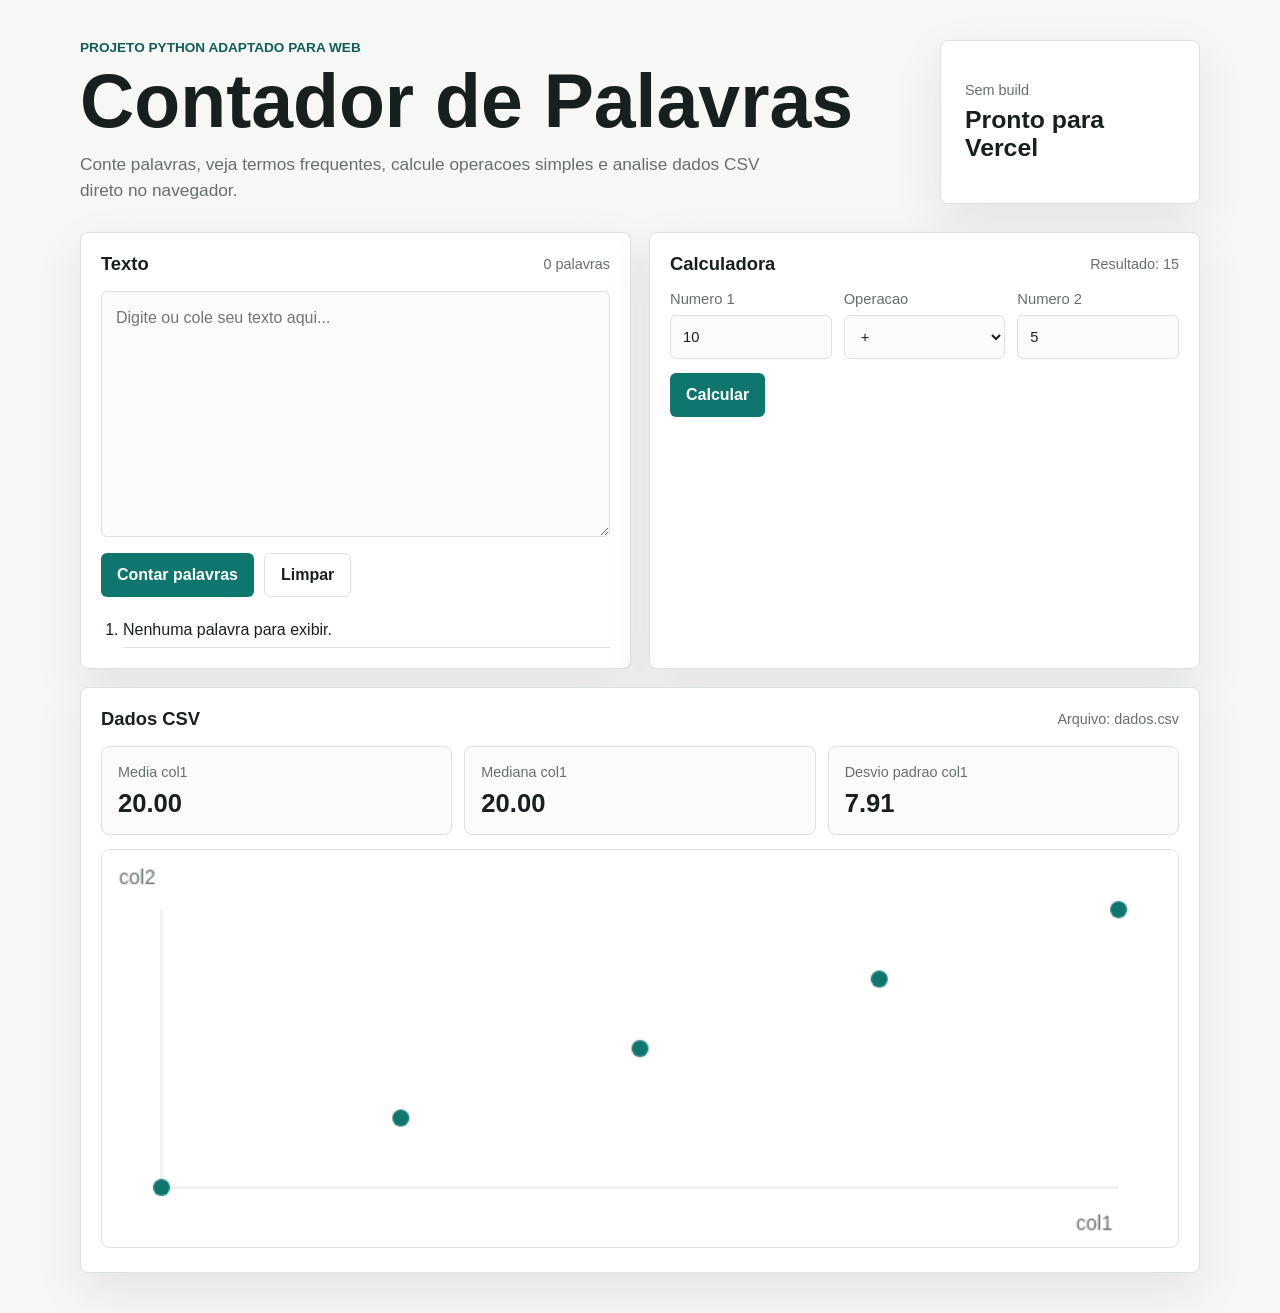
<file: index.html>
<!doctype html>
<html lang="pt-BR">
  <head>
    <meta charset="utf-8">
    <meta name="viewport" content="width=device-width, initial-scale=1">
    <title>Contador de Palavras</title>
    <link rel="stylesheet" href="styles.css">
  </head>
  <body>
    <main class="app-shell">
      <section class="hero">
        <div>
          <p class="eyebrow">Projeto Python adaptado para web</p>
          <h1>Contador de Palavras</h1>
          <p class="lead">
            Conte palavras, veja termos frequentes, calcule operacoes simples e analise dados CSV direto no navegador.
          </p>
        </div>
        <div class="hero-panel" aria-label="Resumo do projeto">
          <span>Sem build</span>
          <strong>Pronto para Vercel</strong>
        </div>
      </section>

      <section class="workspace" aria-label="Ferramentas">
        <article class="tool-card">
          <div class="card-header">
            <h2>Texto</h2>
            <span id="wordTotal">0 palavras</span>
          </div>
          <textarea id="textInput" rows="9" placeholder="Digite ou cole seu texto aqui..."></textarea>
          <div class="actions">
            <button id="countButton" type="button">Contar palavras</button>
            <button id="clearButton" class="secondary" type="button">Limpar</button>
          </div>
          <ol id="wordList" class="result-list" aria-live="polite"></ol>
        </article>

        <article class="tool-card">
          <div class="card-header">
            <h2>Calculadora</h2>
            <span id="calcResult">Resultado: 0</span>
          </div>
          <div class="calculator-grid">
            <label>
              Numero 1
              <input id="firstNumber" type="number" step="any" value="10">
            </label>
            <label>
              Operacao
              <select id="operation">
                <option value="+">+</option>
                <option value="-">-</option>
                <option value="*">*</option>
                <option value="/">/</option>
              </select>
            </label>
            <label>
              Numero 2
              <input id="secondNumber" type="number" step="any" value="5">
            </label>
          </div>
          <button id="calculateButton" type="button">Calcular</button>
        </article>

        <article class="tool-card wide">
          <div class="card-header">
            <h2>Dados CSV</h2>
            <span>Arquivo: dados.csv</span>
          </div>
          <div class="stats-grid">
            <div>
              <span>Media col1</span>
              <strong id="meanValue">-</strong>
            </div>
            <div>
              <span>Mediana col1</span>
              <strong id="medianValue">-</strong>
            </div>
            <div>
              <span>Desvio padrao col1</span>
              <strong id="stdValue">-</strong>
            </div>
          </div>
          <canvas id="scatterChart" width="760" height="280" aria-label="Grafico de dispersao entre col1 e col2"></canvas>
        </article>
      </section>
    </main>

    <script src="app.js"></script>
  </body>
</html>
</file>
<file: styles.css>
:root {
  color-scheme: light;
  --bg: #f7f8f5;
  --surface: #ffffff;
  --text: #18201f;
  --muted: #66706b;
  --line: #dce2dd;
  --accent: #0f766e;
  --accent-strong: #115e59;
  --amber: #b7791f;
  --shadow: 0 18px 50px rgba(24, 32, 31, 0.09);
}

* {
  box-sizing: border-box;
}

body {
  margin: 0;
  min-height: 100vh;
  font-family: Arial, Helvetica, sans-serif;
  background: var(--bg);
  color: var(--text);
}

button,
input,
select,
textarea {
  font: inherit;
}

.app-shell {
  width: min(1120px, calc(100% - 32px));
  margin: 0 auto;
  padding: 40px 0;
}

.hero {
  display: grid;
  grid-template-columns: minmax(0, 1fr) 260px;
  gap: 24px;
  align-items: stretch;
  margin-bottom: 28px;
}

.eyebrow {
  margin: 0 0 10px;
  color: var(--accent-strong);
  font-size: 0.85rem;
  font-weight: 700;
  text-transform: uppercase;
}

h1,
h2,
p {
  margin-top: 0;
}

h1 {
  margin-bottom: 12px;
  font-size: clamp(2.3rem, 6vw, 4.7rem);
  line-height: 0.98;
}

h2 {
  margin-bottom: 0;
  font-size: 1.15rem;
}

.lead {
  max-width: 720px;
  margin-bottom: 0;
  color: var(--muted);
  font-size: 1.08rem;
  line-height: 1.55;
}

.hero-panel,
.tool-card {
  border: 1px solid var(--line);
  border-radius: 8px;
  background: var(--surface);
  box-shadow: var(--shadow);
}

.hero-panel {
  display: flex;
  flex-direction: column;
  justify-content: center;
  gap: 8px;
  padding: 24px;
}

.hero-panel span,
.card-header span,
.stats-grid span {
  color: var(--muted);
  font-size: 0.9rem;
}

.hero-panel strong {
  font-size: 1.55rem;
  line-height: 1.15;
}

.workspace {
  display: grid;
  grid-template-columns: repeat(2, minmax(0, 1fr));
  gap: 18px;
}

.tool-card {
  padding: 20px;
}

.tool-card.wide {
  grid-column: 1 / -1;
}

.card-header {
  display: flex;
  justify-content: space-between;
  gap: 16px;
  align-items: center;
  margin-bottom: 16px;
}

textarea,
input,
select {
  width: 100%;
  border: 1px solid var(--line);
  border-radius: 6px;
  background: #fbfcfa;
  color: var(--text);
}

textarea {
  min-height: 190px;
  padding: 14px;
  resize: vertical;
  line-height: 1.5;
}

input,
select {
  height: 44px;
  padding: 0 12px;
}

label {
  display: grid;
  gap: 8px;
  color: var(--muted);
  font-size: 0.92rem;
}

.actions {
  display: flex;
  gap: 10px;
  margin-top: 12px;
}

button {
  min-height: 44px;
  border: 0;
  border-radius: 6px;
  padding: 0 16px;
  background: var(--accent);
  color: #fff;
  font-weight: 700;
  cursor: pointer;
}

button:hover {
  background: var(--accent-strong);
}

button.secondary {
  border: 1px solid var(--line);
  background: #fff;
  color: var(--text);
}

button.secondary:hover {
  background: #f1f4f1;
}

.result-list {
  display: grid;
  gap: 8px;
  margin: 16px 0 0;
  padding-left: 22px;
}

.result-list li {
  padding: 8px 0;
  border-bottom: 1px solid var(--line);
}

.calculator-grid,
.stats-grid {
  display: grid;
  grid-template-columns: repeat(3, minmax(0, 1fr));
  gap: 12px;
  margin-bottom: 14px;
}

.stats-grid div {
  border: 1px solid var(--line);
  border-radius: 8px;
  padding: 16px;
  background: #fbfcfa;
}

.stats-grid strong {
  display: block;
  margin-top: 8px;
  font-size: 1.6rem;
}

canvas {
  width: 100%;
  height: auto;
  border: 1px solid var(--line);
  border-radius: 8px;
  background: #ffffff;
}

@media (max-width: 760px) {
  .app-shell {
    width: min(100% - 24px, 1120px);
    padding: 24px 0;
  }

  .hero,
  .workspace,
  .calculator-grid,
  .stats-grid {
    grid-template-columns: 1fr;
  }

  .card-header {
    align-items: flex-start;
    flex-direction: column;
  }

  .actions {
    flex-direction: column;
  }
}
</file>
